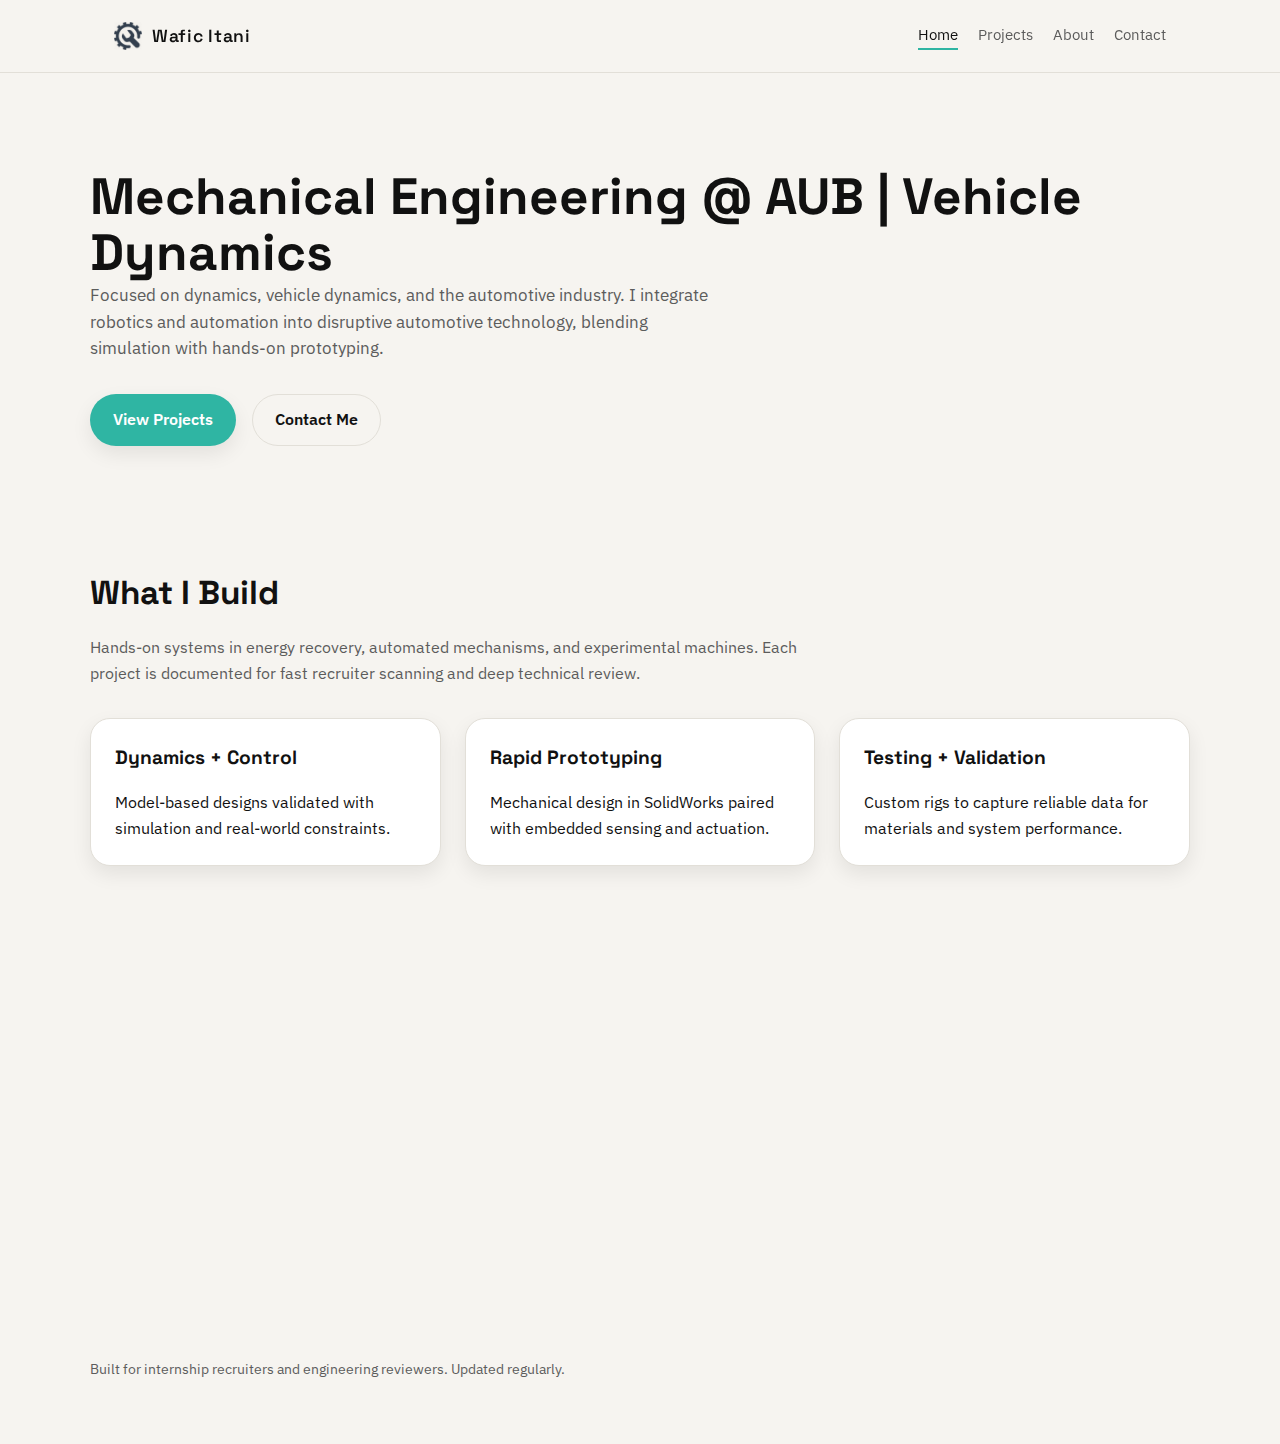
<file: index.html>
<!DOCTYPE html>
<html lang="en">
  <head>
    <meta charset="UTF-8" />
    <meta name="viewport" content="width=device-width, initial-scale=1.0" />
    <title>Wafic Itani | Mechanical Engineering</title>
    <link rel="stylesheet" href="css/main.css" />
    <link rel="preconnect" href="https://fonts.googleapis.com" />
    <link rel="preconnect" href="https://fonts.gstatic.com" crossorigin />
    <link
      href="https://fonts.googleapis.com/css2?family=IBM+Plex+Sans:wght@400;500;600&family=Space+Grotesk:wght@500;600&display=swap"
      rel="stylesheet"
    />
  </head>
  <body>
    <header>
      <div class="container nav">
        <div class="logo">
          <img src="assets/icons/gear-icon.png" alt="" aria-hidden="true" />
          <span>Wafic Itani</span>
        </div>
        <nav class="nav-links">
          <a data-transition href="index.html">Home</a>
          <a data-transition href="projects.html">Projects</a>
          <a data-transition href="about.html">About</a>
          <a data-transition href="contact.html">Contact</a>
        </nav>
        <button class="nav-toggle" type="button">Menu</button>
      </div>
    </header>

    <main>
      <section class="container hero reveal">
        <div>
          <h1>Mechanical Engineering @ AUB | Vehicle Dynamics</h1>
          <p>
            Focused on dynamics, vehicle dynamics, and the automotive industry. I integrate robotics and
            automation into disruptive automotive technology, blending simulation with hands-on prototyping.
          </p>
        </div>
        <div class="hero-actions">
          <a class="button primary" data-transition href="projects.html">View Projects</a>
          <a class="button secondary" data-transition href="contact.html">Contact Me</a>
        </div>
      </section>

      <section class="section container reveal">
        <h2>What I Build</h2>
        <p class="lead">
          Hands-on systems in energy recovery, automated mechanisms, and experimental machines.
          Each project is documented for fast recruiter scanning and deep technical review.
        </p>
        <div class="card-grid">
          <article class="card">
            <h3>Dynamics + Control</h3>
            <p>Model-based designs validated with simulation and real-world constraints.</p>
          </article>
          <article class="card">
            <h3>Rapid Prototyping</h3>
            <p>Mechanical design in SolidWorks paired with embedded sensing and actuation.</p>
          </article>
          <article class="card">
            <h3>Testing + Validation</h3>
            <p>Custom rigs to capture reliable data for materials and system performance.</p>
          </article>
        </div>
      </section>

      <section class="section container reveal">
        <h2>Featured Projects</h2>
        <div class="card-grid">
          <article class="card">
            <h3>EnduraVolt</h3>
            <p>Regenerative suspension concept with validated energy recovery.</p>
            <a class="button secondary" data-transition href="project.html?id=enduravolt">View Details</a>
          </article>
          <article class="card">
            <h3>Automated Skylight Venting</h3>
            <p>Sensor-driven ventilation for passive cooling and air quality.</p>
            <a class="button secondary" data-transition href="project.html?id=skylight">View Details</a>
          </article>
        </div>
      </section>
    </main>

    <footer class="footer container">
      Built for internship recruiters and engineering reviewers. Updated regularly.
    </footer>

    <script src="js/main.js"></script>
    <script src="js/animations.js"></script>
  </body>
</html>
</file>
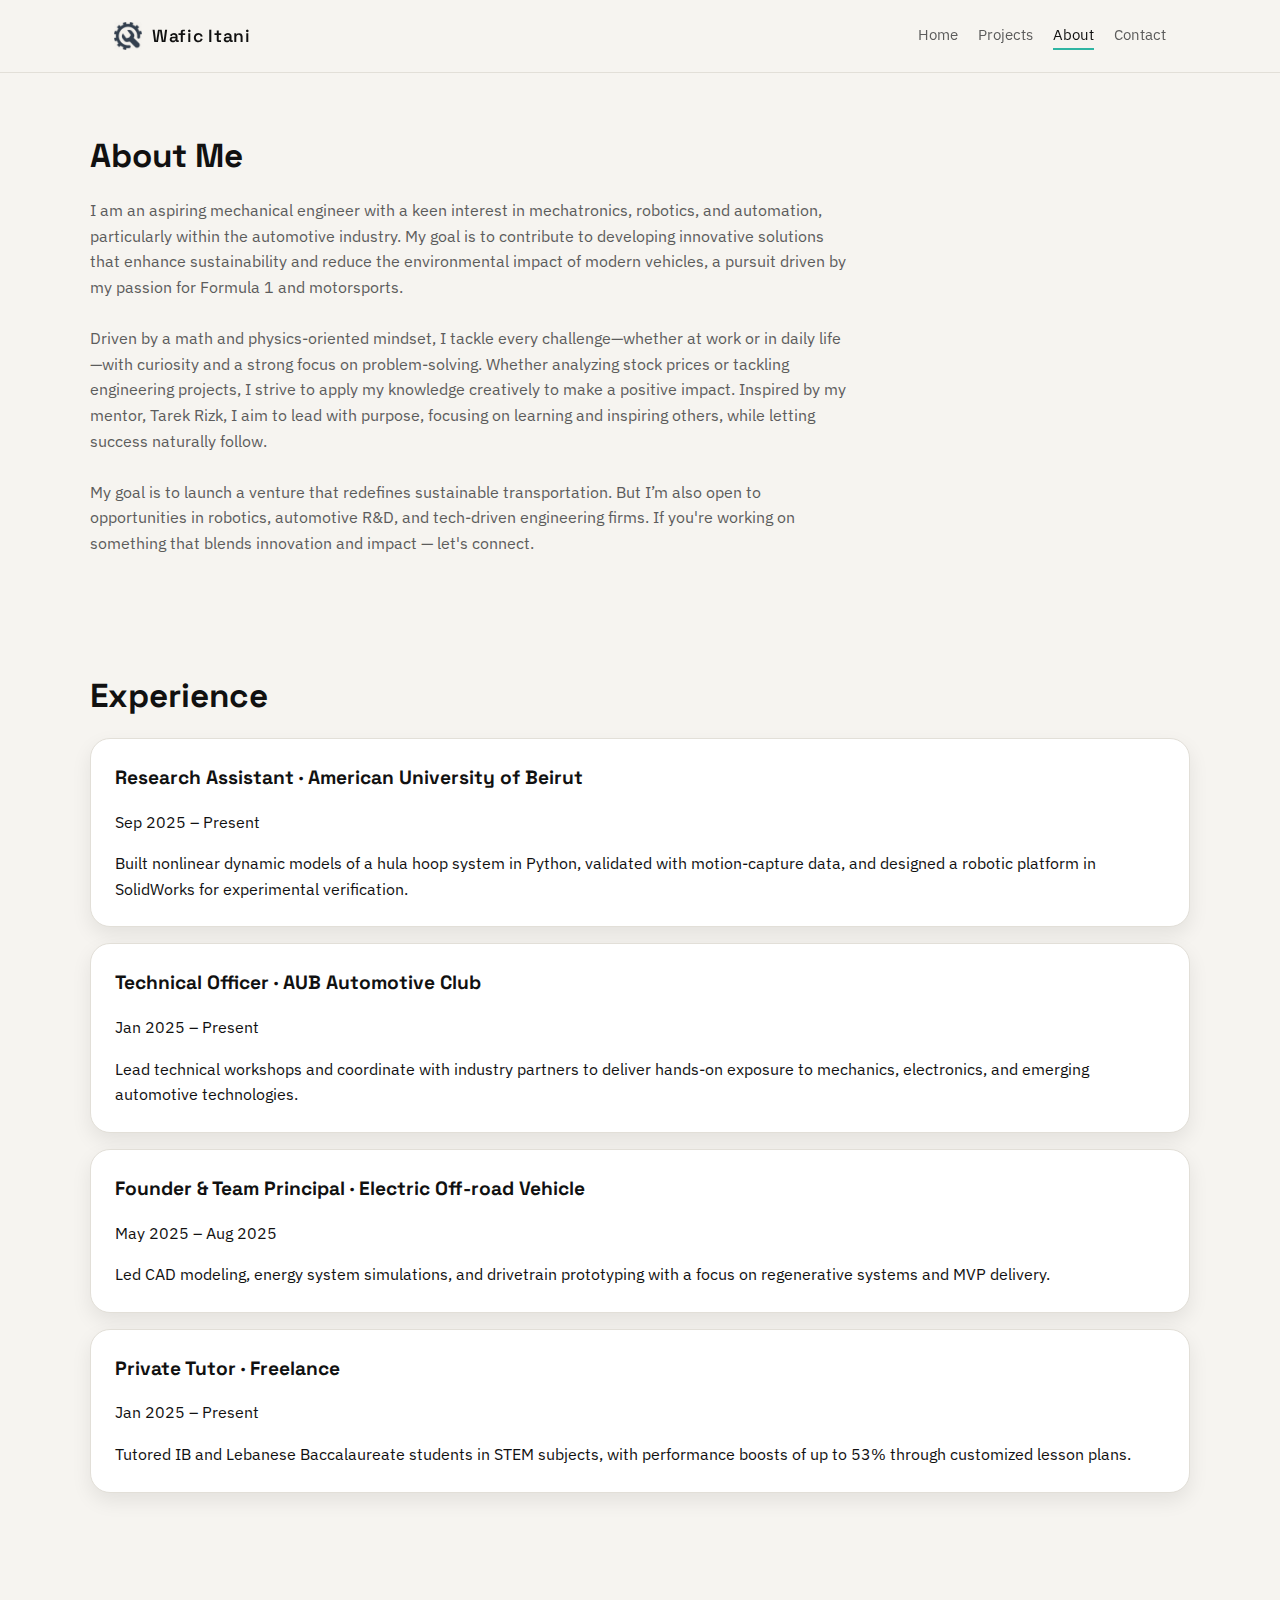
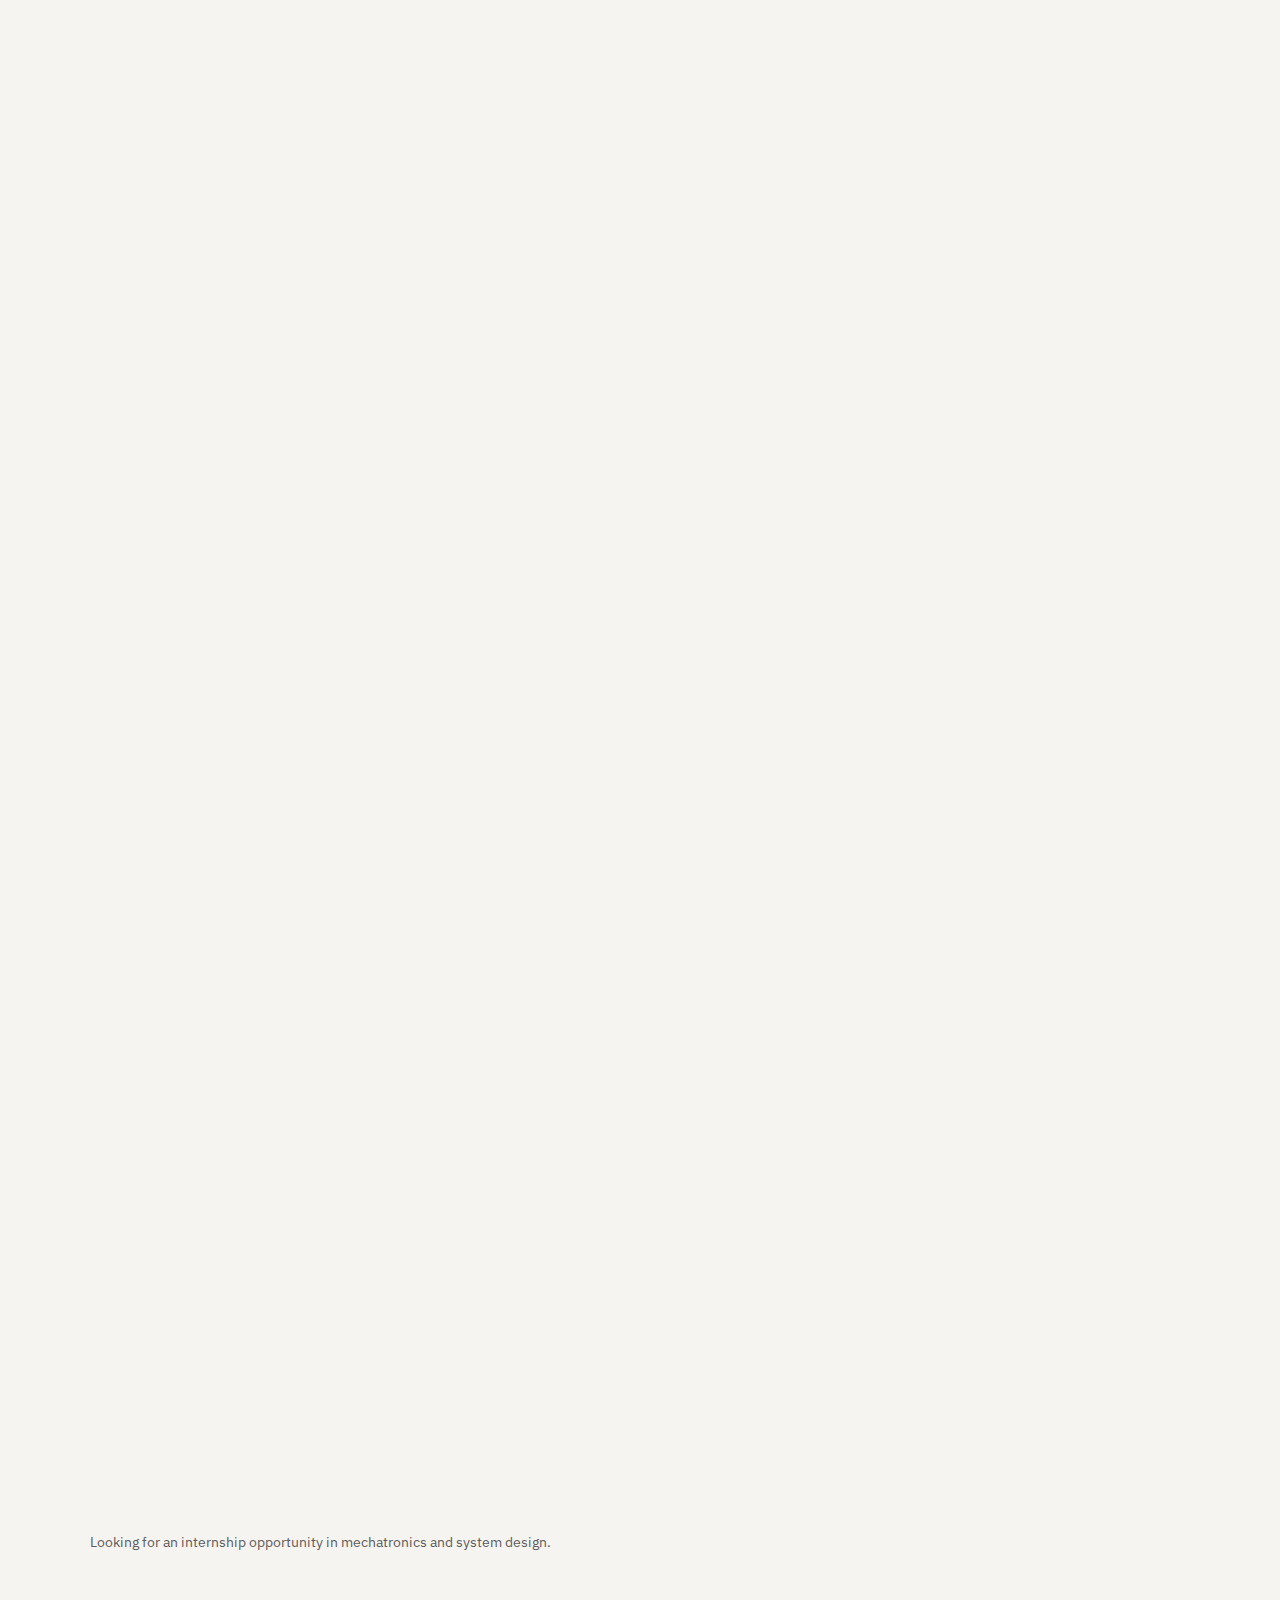
<file: about.html>
<!DOCTYPE html>
<html lang="en">
  <head>
    <meta charset="UTF-8" />
    <meta name="viewport" content="width=device-width, initial-scale=1.0" />
    <title>About | Wafic Itani</title>
    <link rel="stylesheet" href="css/main.css" />
    <link rel="preconnect" href="https://fonts.googleapis.com" />
    <link rel="preconnect" href="https://fonts.gstatic.com" crossorigin />
    <link
      href="https://fonts.googleapis.com/css2?family=IBM+Plex+Sans:wght@400;500;600&family=Space+Grotesk:wght@500;600&display=swap"
      rel="stylesheet"
    />
  </head>
  <body>
    <header>
      <div class="container nav">
        <div class="logo">
          <img src="assets/icons/gear-icon.png" alt="" aria-hidden="true" />
          <span>Wafic Itani</span>
        </div>
        <nav class="nav-links">
          <a data-transition href="index.html">Home</a>
          <a data-transition href="projects.html">Projects</a>
          <a data-transition href="about.html">About</a>
          <a data-transition href="contact.html">Contact</a>
        </nav>
        <button class="nav-toggle" type="button">Menu</button>
      </div>
    </header>

    <main>
      <section class="section container reveal">
        <h2>About Me</h2>
        <p class="lead">
          I am an aspiring mechanical engineer with a keen interest in mechatronics, robotics, and automation,
          particularly within the automotive industry. My goal is to contribute to developing innovative
          solutions that enhance sustainability and reduce the environmental impact of modern vehicles, a
          pursuit driven by my passion for Formula 1 and motorsports.
          <br /><br />
          Driven by a math and physics-oriented mindset, I tackle every challenge—whether at work or in daily
          life—with curiosity and a strong focus on problem-solving. Whether analyzing stock prices or tackling
          engineering projects, I strive to apply my knowledge creatively to make a positive impact. Inspired
          by my mentor, Tarek Rizk, I aim to lead with purpose, focusing on learning and inspiring others,
          while letting success naturally follow.
          <br /><br />
          My goal is to launch a venture that redefines sustainable transportation. But I’m also open to
          opportunities in robotics, automotive R&amp;D, and tech-driven engineering firms. If you're working on
          something that blends innovation and impact — let's connect.
        </p>
      </section>

      <section class="section container reveal">
        <h2>Experience</h2>
        <div class="card">
          <h3>Research Assistant · American University of Beirut</h3>
          <p>Sep 2025 – Present</p>
          <p>
            Built nonlinear dynamic models of a hula hoop system in Python, validated with motion-capture
            data, and designed a robotic platform in SolidWorks for experimental verification.
          </p>
        </div>
        <div class="card" style="margin-top: 16px;">
          <h3>Technical Officer · AUB Automotive Club</h3>
          <p>Jan 2025 – Present</p>
          <p>
            Lead technical workshops and coordinate with industry partners to deliver hands-on exposure to
            mechanics, electronics, and emerging automotive technologies.
          </p>
        </div>
        <div class="card" style="margin-top: 16px;">
          <h3>Founder &amp; Team Principal · Electric Off-road Vehicle</h3>
          <p>May 2025 – Aug 2025</p>
          <p>
            Led CAD modeling, energy system simulations, and drivetrain prototyping with a focus on
            regenerative systems and MVP delivery.
          </p>
        </div>
        <div class="card" style="margin-top: 16px;">
          <h3>Private Tutor · Freelance</h3>
          <p>Jan 2025 – Present</p>
          <p>
            Tutored IB and Lebanese Baccalaureate students in STEM subjects, with performance boosts of up
            to 53% through customized lesson plans.
          </p>
        </div>
      </section>

      <section class="section container reveal">
        <h2>Certifications &amp; Honors</h2>
        <div class="card">
          <p><strong>MATLAB Certified</strong> · MathWorks (Jan 2026)</p>
          <p><strong>Dean’s Honor List</strong> · Fall 2024/25 and Spring 2024/25</p>
          <p><strong>Full IB Diploma</strong> · 2024</p>
          <p><strong>IB Certificate (Biology HL)</strong> · 2024</p>
          <p><strong>STEAM Fair 2024</strong> · Organizer and Certificate of Appreciation</p>
          <p><strong>Key of Knowledge</strong> · 2023</p>
        </div>
      </section>

      <section class="section container reveal">
        <h2>Skills</h2>
        <div class="split">
          <div class="list">
            <strong>Engineering</strong>
            <span>Dynamics &amp; Control</span>
            <span>Vehicle Dynamics</span>
            <span>Mechanical Design</span>
            <span>Finite Element Analysis</span>
            <span>Test &amp; Instrumentation</span>
            <span>Automation &amp; Robotics</span>
          </div>
          <div class="list">
            <strong>Software</strong>
            <span>MATLAB / Simulink</span>
            <span>SolidWorks</span>
            <span>LabVIEW</span>
            <span>Python</span>
            <span>Arduino</span>
          </div>
          <div class="list">
            <strong>Soft Skills</strong>
            <span>Technical Communication</span>
            <span>Project Planning</span>
            <span>Cross-functional Collaboration</span>
            <span>Leadership</span>
          </div>
          <div class="list">
            <strong>Languages</strong>
            <span>English</span>
            <span>Arabic</span>
            <span>French</span>
          </div>
        </div>
      </section>

      <section class="section container reveal">
        <h2>Education</h2>
        <div class="card">
          <h3>American University of Beirut</h3>
          <p>B.E. Mechanical Engineering</p>
          <p>Concentration: Mechatronics (Aug 2024 – Jul 2028)</p>
        </div>
        <div class="card" style="margin-top: 16px;">
          <h3>International Programs School</h3>
          <p>High School Diploma · Full IB Diploma (Aug 2020 – Jun 2024)</p>
        </div>
      </section>
    </main>

    <footer class="footer container">
      Looking for an internship opportunity in mechatronics and system design.
    </footer>

    <script src="js/main.js"></script>
    <script src="js/animations.js"></script>
  </body>
</html>
</file>
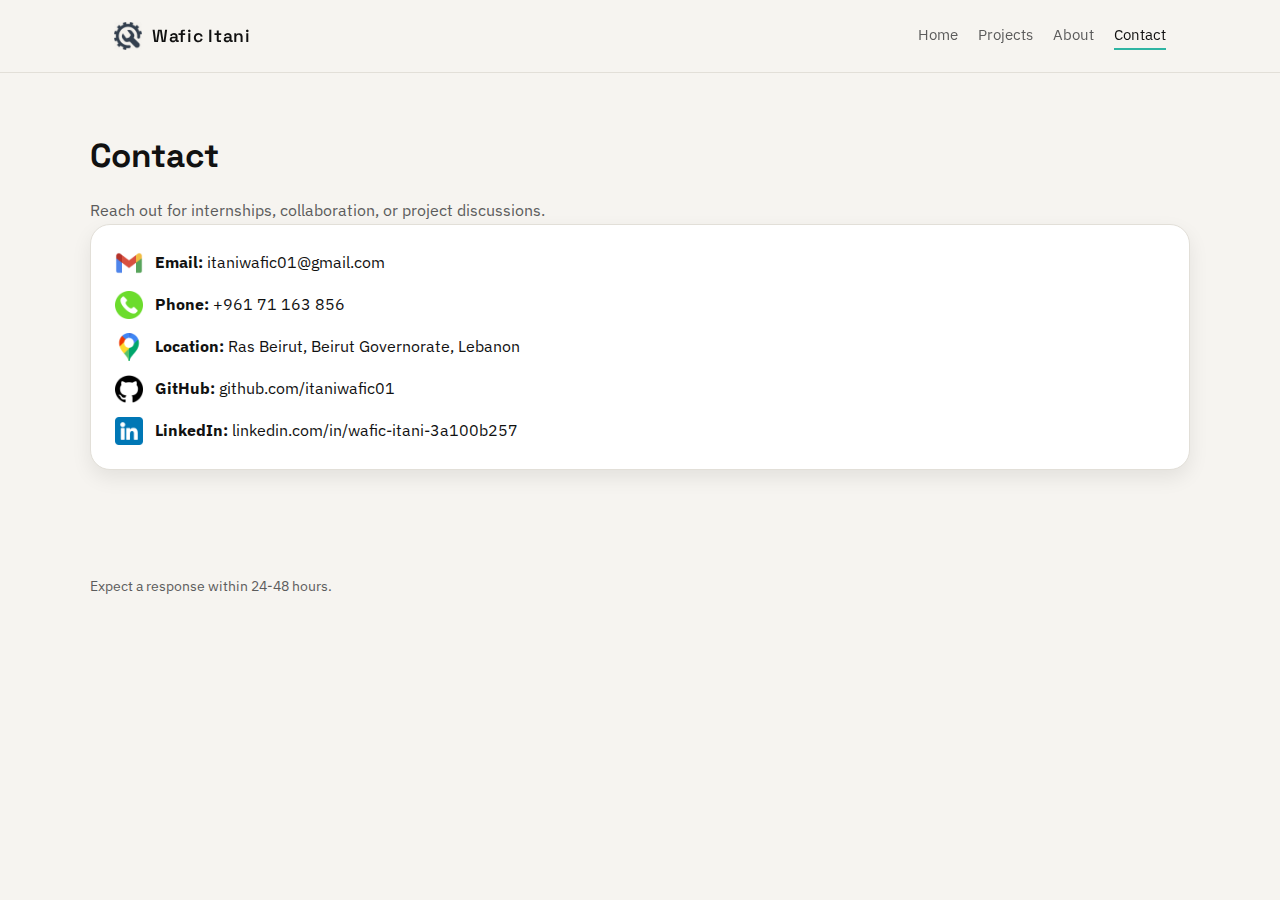
<file: contact.html>
<!DOCTYPE html>
<html lang="en">
  <head>
    <meta charset="UTF-8" />
    <meta name="viewport" content="width=device-width, initial-scale=1.0" />
    <title>Contact | Wafic Itani</title>
    <link rel="stylesheet" href="css/main.css" />
    <link rel="preconnect" href="https://fonts.googleapis.com" />
    <link rel="preconnect" href="https://fonts.gstatic.com" crossorigin />
    <link
      href="https://fonts.googleapis.com/css2?family=IBM+Plex+Sans:wght@400;500;600&family=Space+Grotesk:wght@500;600&display=swap"
      rel="stylesheet"
    />
  </head>
  <body>
    <header>
      <div class="container nav">
        <div class="logo">
          <img src="assets/icons/gear-icon.png" alt="" aria-hidden="true" />
          <span>Wafic Itani</span>
        </div>
        <nav class="nav-links">
          <a data-transition href="index.html">Home</a>
          <a data-transition href="projects.html">Projects</a>
          <a data-transition href="about.html">About</a>
          <a data-transition href="contact.html">Contact</a>
        </nav>
        <button class="nav-toggle" type="button">Menu</button>
      </div>
    </header>

    <main>
      <section class="section container reveal">
        <h2>Contact</h2>
        <p class="lead">Reach out for internships, collaboration, or project discussions.</p>
        <div class="contact-card">
          <div class="contact-item">
            <img src="assets/icons/Email.png" alt="" aria-hidden="true" />
            <p><strong>Email:</strong> itaniwafic01@gmail.com</p>
          </div>
          <div class="contact-item">
            <img src="assets/icons/Phone.png" alt="" aria-hidden="true" />
            <p><strong>Phone:</strong> +961 71 163 856</p>
          </div>
          <div class="contact-item">
            <img src="assets/icons/Location.png" alt="" aria-hidden="true" />
            <p><strong>Location:</strong> Ras Beirut, Beirut Governorate, Lebanon</p>
          </div>
          <div class="contact-item">
            <img src="assets/icons/github.png" alt="" aria-hidden="true" />
            <p><strong>GitHub:</strong> github.com/itaniwafic01</p>
          </div>
          <div class="contact-item">
            <img src="assets/icons/linkedin.png" alt="" aria-hidden="true" />
            <p><strong>LinkedIn:</strong> linkedin.com/in/wafic-itani-3a100b257</p>
          </div>
        </div>
      </section>
    </main>

    <footer class="footer container">
      Expect a response within 24-48 hours.
    </footer>

    <script src="js/main.js"></script>
    <script src="js/animations.js"></script>
  </body>
</html>
</file>
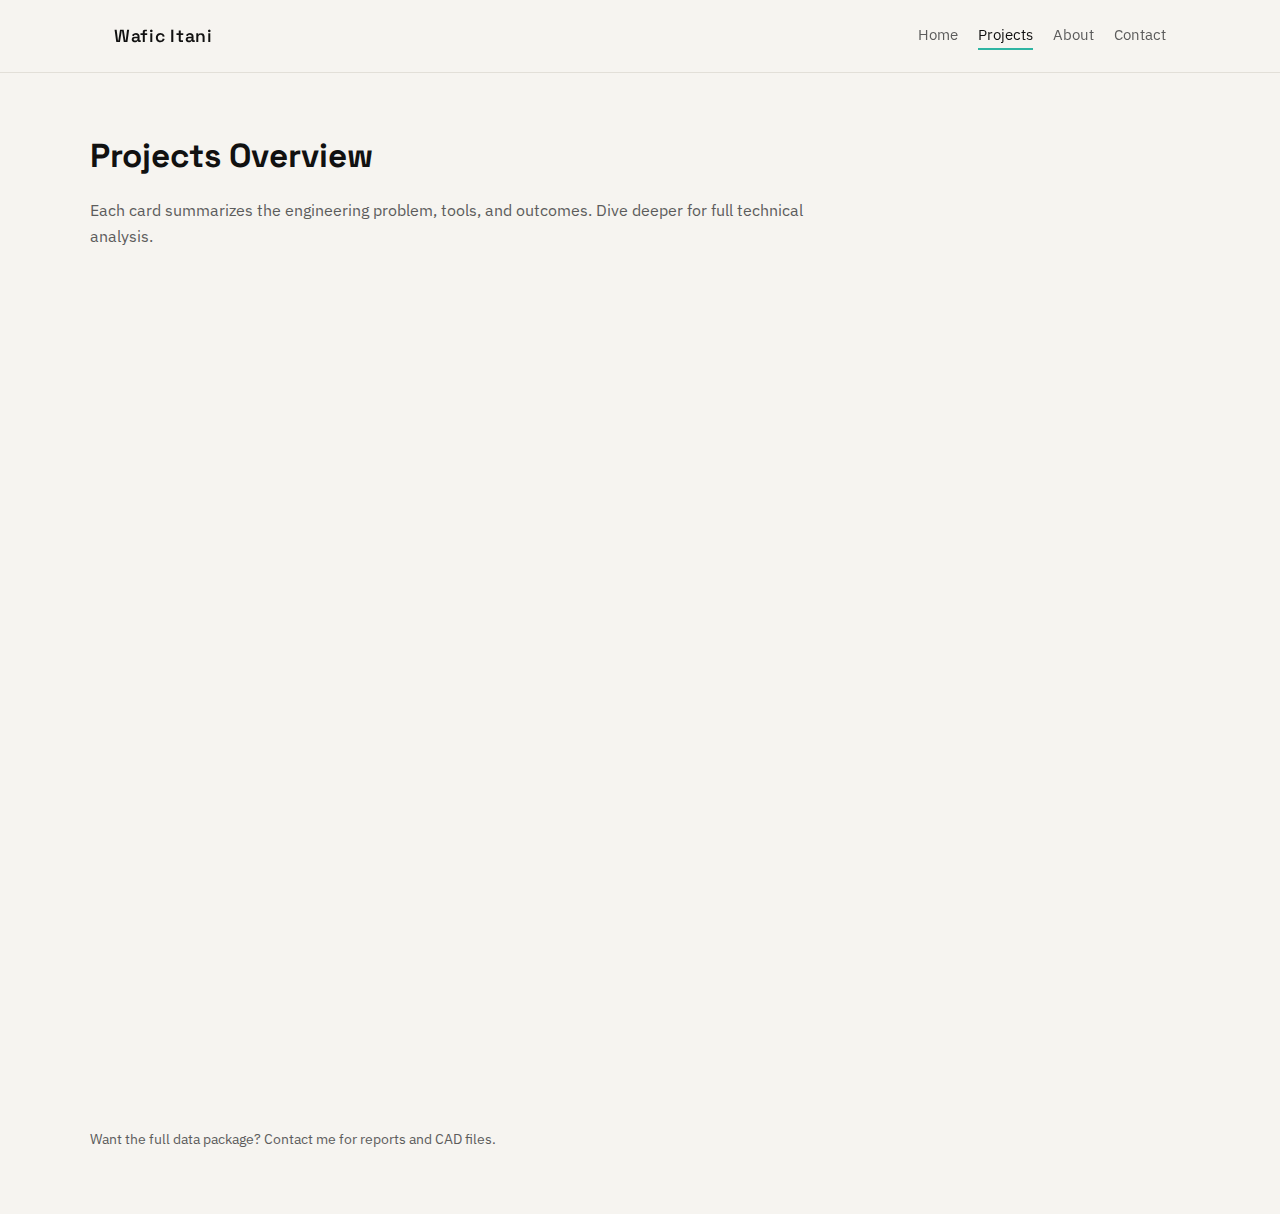
<file: projects.html>
<!DOCTYPE html>
<html lang="en">
  <head>
    <meta charset="UTF-8" />
    <meta name="viewport" content="width=device-width, initial-scale=1.0" />
    <title>Projects | Wafic Itani</title>
    <link rel="stylesheet" href="css/main.css" />
    <link rel="preconnect" href="https://fonts.googleapis.com" />
    <link rel="preconnect" href="https://fonts.gstatic.com" crossorigin />
    <link
      href="https://fonts.googleapis.com/css2?family=IBM+Plex+Sans:wght@400;500;600&family=Space+Grotesk:wght@500;600&display=swap"
      rel="stylesheet"
    />
  </head>
  <body>
    <header>
      <div class="container nav">
        <div class="logo">Wafic Itani</div>
        <nav class="nav-links">
          <a data-transition href="index.html">Home</a>
          <a data-transition href="projects.html">Projects</a>
          <a data-transition href="about.html">About</a>
          <a data-transition href="contact.html">Contact</a>
        </nav>
        <button class="nav-toggle" type="button">Menu</button>
      </div>
    </header>

    <main>
      <section class="section container reveal">
        <h2>Projects Overview</h2>
        <p class="lead">
          Each card summarizes the engineering problem, tools, and outcomes. Dive deeper for full
          technical analysis.
        </p>
        <div id="projects-grid" class="card-grid"></div>
      </section>
    </main>

    <footer class="footer container">
      Want the full data package? Contact me for reports and CAD files.
    </footer>

    <script src="js/main.js"></script>
    <script src="js/animations.js"></script>
    <script src="js/projects.js"></script>
  </body>
</html>
</file>
<file: css/main.css>
@import url("./variables.css");
@import url("./animations.css");

/* Global layout and typography rules for consistent scanability. */

* {
  box-sizing: border-box;
  margin: 0;
  padding: 0;
}

body {
  font-family: var(--font-body);
  background: var(--color-bg);
  color: var(--color-text);
  line-height: 1.6;
  min-height: 100vh;
  opacity: 0;
  transition: opacity var(--transition-base);
}

body.page-loaded {
  opacity: 1;
}

img {
  max-width: 100%;
  display: block;
}

a {
  color: inherit;
  text-decoration: none;
}

button {
  font-family: inherit;
}

.container {
  width: min(100%, var(--max-width));
  margin: 0 auto;
  padding: 0 24px;
}

header {
  position: sticky;
  top: 0;
  z-index: 10;
  background: rgba(246, 244, 240, 0.9);
  backdrop-filter: blur(12px);
  border-bottom: 1px solid var(--color-border);
}

.nav {
  display: flex;
  align-items: center;
  justify-content: space-between;
  height: 72px;
}

.logo {
  font-family: var(--font-display);
  font-weight: 600;
  font-size: 1.1rem;
  letter-spacing: 0.04em;
  display: inline-flex;
  align-items: center;
  gap: 10px;
}

.logo img {
  width: 28px;
  height: 28px;
  object-fit: contain;
}

.nav-links {
  display: flex;
  gap: 20px;
  font-size: 0.95rem;
  color: var(--color-muted);
}

.nav-links a {
  position: relative;
  padding-bottom: 4px;
  transition: color var(--transition-fast);
}

.nav-links a.active,
.nav-links a:hover {
  color: var(--color-text);
}

.nav-links a.active::after,
.nav-links a:hover::after {
  content: "";
  position: absolute;
  left: 0;
  bottom: 0;
  width: 100%;
  height: 2px;
  background: var(--color-accent);
}

.hero {
  padding: 96px 0 64px;
  display: grid;
  gap: 32px;
}

.hero h1 {
  font-family: var(--font-display);
  font-size: clamp(2.4rem, 4vw, 3.6rem);
  line-height: 1.1;
}

.hero p {
  color: var(--color-muted);
  max-width: 640px;
  font-size: 1.05rem;
}

.hero-actions {
  display: flex;
  flex-wrap: wrap;
  gap: 16px;
}

.button {
  display: inline-flex;
  align-items: center;
  justify-content: center;
  padding: 12px 22px;
  border-radius: 999px;
  font-weight: 600;
  border: 1px solid transparent;
  transition: transform var(--transition-fast), box-shadow var(--transition-fast), background var(--transition-fast);
}

.button.primary {
  background: var(--color-accent);
  color: #fff;
  box-shadow: var(--shadow-sm);
}

.button.primary:hover {
  background: var(--color-accent-dark);
  transform: translateY(-1px);
}

.button.secondary {
  border-color: var(--color-border);
  color: var(--color-text);
}

.section {
  padding: 56px 0;
}

.section h2 {
  font-family: var(--font-display);
  font-size: clamp(1.6rem, 2.6vw, 2.2rem);
  margin-bottom: 16px;
}

.section p.lead {
  color: var(--color-muted);
  max-width: 760px;
}

.card-grid {
  display: grid;
  gap: 24px;
  grid-template-columns: repeat(auto-fit, minmax(260px, 1fr));
  margin-top: 32px;
}

.card {
  background: var(--color-surface);
  padding: 24px;
  border-radius: var(--radius-lg);
  border: 1px solid var(--color-border);
  box-shadow: var(--shadow-sm);
  transition: transform var(--transition-base), box-shadow var(--transition-base);
  display: flex;
  flex-direction: column;
  gap: 16px;
}

.card-thumb {
  width: 100%;
  height: auto;
  border-radius: var(--radius-md);
  object-fit: contain;
  border: 1px solid var(--color-border);
  background: #f0ede7;
}

.card:hover {
  transform: translateY(-6px);
  box-shadow: var(--shadow-md);
}

.card h3 {
  font-family: var(--font-display);
  font-size: 1.2rem;
}

.badges {
  display: flex;
  flex-wrap: wrap;
  gap: 8px;
}

.badge {
  padding: 6px 10px;
  border-radius: 999px;
  background: rgba(47, 181, 163, 0.12);
  color: var(--color-accent-dark);
  font-size: 0.8rem;
  font-weight: 600;
}

.footer {
  padding: 48px 0 64px;
  color: var(--color-muted);
  font-size: 0.9rem;
}

.split {
  display: grid;
  gap: 32px;
  grid-template-columns: repeat(auto-fit, minmax(260px, 1fr));
}

.list {
  display: grid;
  gap: 10px;
}

.list strong {
  font-weight: 600;
}

.project-hero {
  padding: 72px 0 40px;
}

.project-meta {
  display: grid;
  gap: 16px;
  grid-template-columns: repeat(auto-fit, minmax(220px, 1fr));
  margin-top: 24px;
}

.project-gallery {
  margin-top: 24px;
  display: grid;
  gap: 16px;
  grid-template-columns: repeat(auto-fit, minmax(220px, 1fr));
}

.project-gallery-image {
  width: 100%;
  max-width: 533px;
  aspect-ratio: 533 / 648;
  object-fit: cover;
  border-radius: var(--radius-md);
  border: 1px solid var(--color-border);
  box-shadow: var(--shadow-sm);
  background: #f0ede7;
}

.tech-toggle {
  margin-top: 24px;
  background: var(--color-surface);
  border: 1px solid var(--color-border);
  border-radius: var(--radius-md);
  padding: 20px;
}

.tech-toggle button {
  width: 100%;
  display: flex;
  justify-content: space-between;
  background: transparent;
  border: none;
  font-size: 1rem;
  font-weight: 600;
  cursor: pointer;
}

.tech-content {
  display: none;
  margin-top: 16px;
  color: var(--color-muted);
}

.tech-content.active {
  display: block;
}

.tagline {
  font-size: 0.95rem;
  color: var(--color-muted);
}

.contact-card {
  background: var(--color-surface);
  padding: 24px;
  border-radius: var(--radius-lg);
  border: 1px solid var(--color-border);
  box-shadow: var(--shadow-sm);
  display: grid;
  gap: 14px;
}

.contact-item {
  display: flex;
  align-items: center;
  gap: 12px;
}

.contact-item img {
  width: 28px;
  height: 28px;
  object-fit: contain;
}

@media (max-width: 720px) {
  .nav-links {
    display: none;
  }

  .nav-toggle {
    display: inline-flex;
    background: transparent;
    border: 1px solid var(--color-border);
    padding: 8px 12px;
    border-radius: 999px;
    font-size: 0.9rem;
  }

  .nav-links.mobile-open {
    position: absolute;
    top: 72px;
    left: 0;
    right: 0;
    background: var(--color-surface);
    border-bottom: 1px solid var(--color-border);
    padding: 16px 24px 24px;
    display: grid;
    gap: 12px;
  }
}

@media (min-width: 721px) {
  .nav-toggle {
    display: none;
  }
}
</file>
